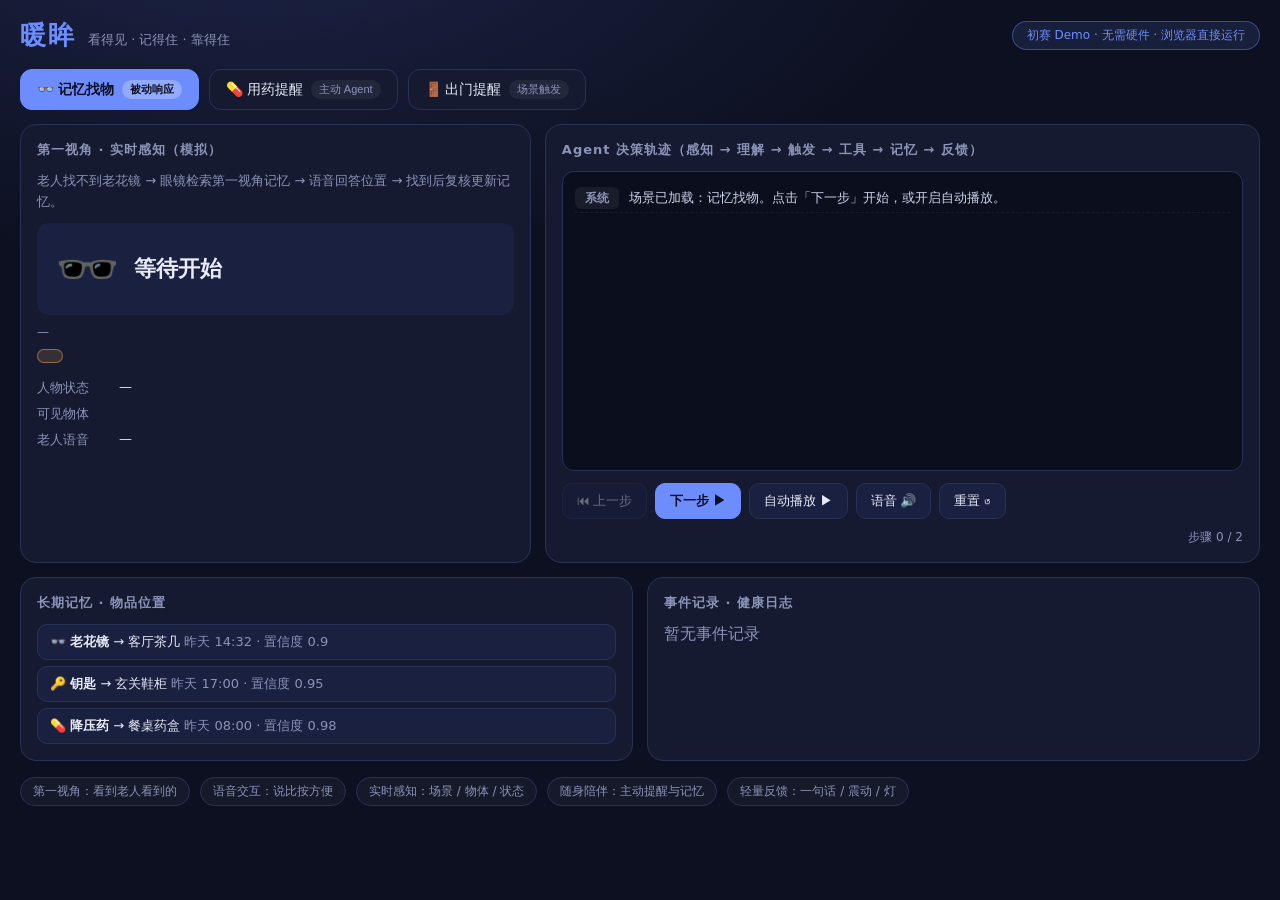
<file: web/index.html>
<!DOCTYPE html>
<html lang="zh-CN">
<head>
  <meta charset="UTF-8">
  <meta name="viewport" content="width=device-width, initial-scale=1.0">
  <title>暖眸 · 居家养老 AI 眼镜智能体 Demo</title>
  <link rel="stylesheet" href="css/style.css">
</head>
<body>

  <header class="topbar">
    <div class="brand">
      <span class="logo">暖眸</span>
      <span class="tagline">看得见 · 记得住 · 靠得住</span>
    </div>
    <div class="badge">初赛 Demo · 无需硬件 · 浏览器直接运行</div>
  </header>

  <nav class="tabs" id="sceneTabs"></nav>

  <main class="layout">
    <section class="panel visual-panel">
      <div class="panel-title">第一视角 · 实时感知（模拟）</div>
      <div class="scene-intro" id="sceneIntro"></div>
      <div class="scene-stage">
        <div class="scene-icon" id="sceneIcon">🕶️</div>
        <div class="scene-name" id="sceneName">等待开始</div>
      </div>
      <div class="step-name" id="stepName">—</div>
      <div class="trigger-badge" id="triggerBadge" hidden></div>
      <div class="perception-line">
        <div class="kv"><span class="k">人物状态</span><span class="v" id="personState">—</span></div>
        <div class="kv"><span class="k">可见物体</span><span class="v chips" id="visibleChips"></span></div>
        <div class="kv"><span class="k">老人语音</span><span class="v" id="elderSpeech">—</span></div>
      </div>
      <div class="bubbles">
        <div class="bubble elder" id="elderBubble" hidden></div>
        <div class="bubble agent" id="agentBubble" hidden></div>
      </div>
    </section>

    <section class="panel log-panel">
      <div class="panel-title">Agent 决策轨迹（感知 → 理解 → 触发 → 工具 → 记忆 → 反馈）</div>
      <div class="trace" id="traceLog"></div>
      <div class="controls">
        <button id="btnPrev" title="上一步">⏮ 上一步</button>
        <button id="btnNext" class="primary">下一步 ▶</button>
        <button id="btnAuto">自动播放 ▶</button>
        <button id="btnTts">语音 🔊</button>
        <button id="btnReset">重置 ↺</button>
      </div>
      <div class="step-indicator" id="stepIndicator"></div>
    </section>
  </main>

  <section class="memory-wrap">
    <div class="panel memory-panel">
      <div class="panel-title">长期记忆 · 物品位置</div>
      <div id="memoryItems" class="memory-list"></div>
    </div>
    <div class="panel memory-panel">
      <div class="panel-title">事件记录 · 健康日志</div>
      <div id="memoryEvents" class="memory-list"></div>
    </div>
  </section>

  <footer class="points">
    <span>第一视角：看到老人看到的</span>
    <span>语音交互：说比按方便</span>
    <span>实时感知：场景 / 物体 / 状态</span>
    <span>随身陪伴：主动提醒与记忆</span>
    <span>轻量反馈：一句话 / 震动 / 灯</span>
  </footer>

  <script src="js/agent.js"></script>
  <script src="js/scenes.js"></script>
  <script src="js/app.js"></script>
</body>
</html>
</file>
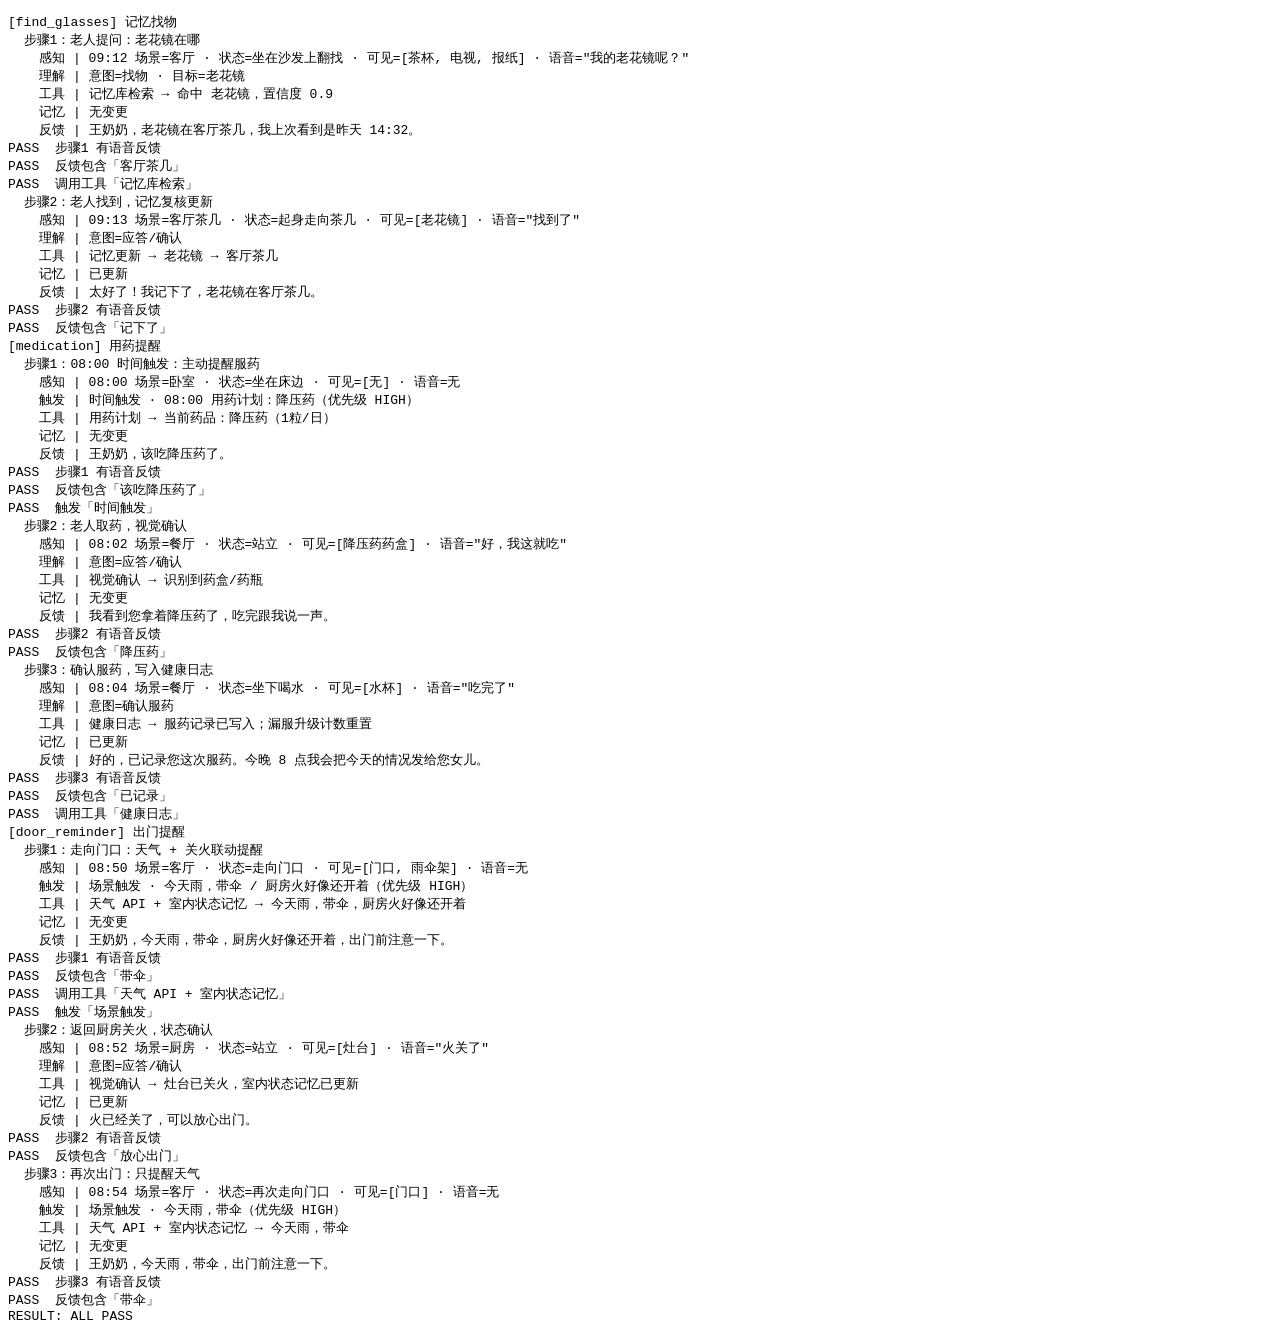
<file: web/tests/agent_check.html>
<!DOCTYPE html>
<html lang="zh-CN">
<head>
  <meta charset="UTF-8">
  <title>暖眸 Agent 逻辑校验（浏览器版）</title>
</head>
<body>
  <pre id="result">running...</pre>
  <script src="../js/agent.js"></script>
  <script src="../js/scenes.js"></script>
  <script>
    (function () {
      let failures = 0;
      const lines = [];
      function assert(cond, msg) {
        lines.push((cond ? 'PASS  ' : 'FAIL  ') + msg);
        if (!cond) failures++;
      }

      SCENES.forEach(scene => {
        lines.push('[' + scene.id + '] ' + scene.name);
        const memory = new MemoryStore(scene.initialMemory);
        const agent = new WarmEyeAgent(memory, '王奶奶', '暖眸', scene.context);
        scene.steps.forEach((step, i) => {
          const r = agent.tick(step.perception);
          const text = r.feedback && r.feedback.text ? r.feedback.text : '';
          lines.push('  步骤' + (i + 1) + '：' + step.name);
          r.trace.forEach(t => lines.push('    ' + t.label + ' | ' + t.text));
          assert(text.length > 0, '步骤' + (i + 1) + ' 有语音反馈');
          const exp = step.expect || {};
          if (exp.feedback_contains) assert(text.includes(exp.feedback_contains), '反馈包含「' + exp.feedback_contains + '」');
          if (exp.tool) assert(r.trace.some(t => t.kind === 'tool' && t.text.includes(exp.tool)), '调用工具「' + exp.tool + '」');
          if (exp.trigger) assert(r.trace.some(t => t.kind === 'trigger' && t.text.includes(exp.trigger)), '触发「' + exp.trigger + '」');
        });
      });

      lines.push(failures ? 'RESULT: FAIL ' + failures : 'RESULT: ALL PASS');
      document.getElementById('result').textContent = lines.join('\n');
    })();
  </script>
</body>
</html>
</file>
<file: web/css/style.css>
:root {
  --bg: #0d1020;
  --panel: #151a30;
  --panel-2: #1a2040;
  --border: #2a3157;
  --text: #e8eaf6;
  --muted: #8b93b8;
  --accent: #6d8dff;
  --amber: #ffb454;
  --green: #57d9a3;
  --red: #ff6b81;
  --per: #5ab0ff;
  --int: #b78bff;
  --trg: #ffb454;
  --tool: #57d9a3;
  --mem: #ffd166;
  --fb: #ff8f6b;
}

* { box-sizing: border-box; margin: 0; padding: 0; }

html, body { min-height: 100vh; }

body {
  background: radial-gradient(1200px 600px at 20% -10%, #1c2447 0%, var(--bg) 60%);
  color: var(--text);
  font-family: "Microsoft YaHei", "PingFang SC", "Noto Sans SC", system-ui, sans-serif;
  padding: 18px 20px 28px;
}

.topbar { display: flex; justify-content: space-between; align-items: center; flex-wrap: wrap; gap: 10px; margin-bottom: 16px; }
.brand { display: flex; align-items: baseline; gap: 12px; }
.logo { font-size: 26px; font-weight: 800; color: var(--accent); letter-spacing: 2px; }
.tagline { color: var(--muted); font-size: 13px; }
.badge {
  background: rgba(109, 141, 255, 0.12);
  border: 1px solid rgba(109, 141, 255, 0.4);
  color: var(--accent);
  border-radius: 999px;
  padding: 5px 14px;
  font-size: 12px;
}

.tabs { display: flex; gap: 10px; flex-wrap: wrap; margin-bottom: 14px; }
.scene-tab {
  background: var(--panel);
  color: var(--text);
  border: 1px solid var(--border);
  border-radius: 12px;
  padding: 10px 16px;
  cursor: pointer;
  font-size: 14px;
  display: flex;
  align-items: center;
  gap: 8px;
  transition: border-color 0.15s, background 0.15s;
}
.scene-tab em {
  font-style: normal;
  font-size: 11px;
  color: var(--muted);
  background: rgba(255, 255, 255, 0.06);
  padding: 2px 8px;
  border-radius: 999px;
}
.scene-tab:hover { border-color: var(--accent); }
.scene-tab.active { background: var(--accent); border-color: var(--accent); color: #0d1020; font-weight: 700; }
.scene-tab.active em { color: #0d1020; background: rgba(255, 255, 255, 0.25); }

.layout { display: grid; grid-template-columns: minmax(320px, 5fr) minmax(420px, 7fr); gap: 14px; }

.panel {
  background: var(--panel);
  border: 1px solid var(--border);
  border-radius: 16px;
  padding: 16px;
}
.panel-title { font-size: 13px; color: var(--muted); letter-spacing: 1px; margin-bottom: 12px; font-weight: 600; }

.scene-intro { font-size: 13px; color: var(--muted); line-height: 1.6; margin-bottom: 10px; }

.scene-stage {
  display: flex;
  align-items: center;
  gap: 14px;
  background: var(--panel-2);
  border-radius: 12px;
  padding: 18px;
  margin-bottom: 10px;
  min-height: 92px;
}
.scene-icon { font-size: 52px; line-height: 1; }
.scene-name { font-size: 22px; font-weight: 700; }

.step-name { font-size: 12px; color: var(--muted); margin-bottom: 10px; }

.trigger-badge {
  display: inline-block;
  background: rgba(255, 180, 84, 0.14);
  color: var(--amber);
  border: 1px solid rgba(255, 180, 84, 0.45);
  border-radius: 10px;
  padding: 6px 12px;
  font-size: 13px;
  margin-bottom: 12px;
}

.perception-line { display: flex; flex-direction: column; gap: 8px; margin-bottom: 12px; }
.kv { display: flex; gap: 10px; font-size: 13px; }
.kv .k { color: var(--muted); flex: 0 0 72px; }
.v { flex: 1; }
.chips { display: flex; flex-wrap: wrap; gap: 6px; }
.chip {
  background: rgba(90, 176, 255, 0.12);
  border: 1px solid rgba(90, 176, 255, 0.35);
  color: var(--per);
  border-radius: 999px;
  padding: 2px 10px;
  font-size: 12px;
}
.muted { color: var(--muted); }

.bubbles { display: flex; flex-direction: column; gap: 10px; }
.bubble {
  border-radius: 14px;
  padding: 10px 14px;
  font-size: 14px;
  max-width: 88%;
  animation: pop 0.25s ease;
}
.bubble.elder { align-self: flex-start; background: rgba(255, 255, 255, 0.08); border: 1px solid var(--border); }
.bubble.agent {
  align-self: flex-end;
  background: rgba(109, 141, 255, 0.16);
  border: 1px solid rgba(109, 141, 255, 0.5);
  color: #c9d4ff;
}

@keyframes pop {
  from { opacity: 0; transform: translateY(6px); }
  to { opacity: 1; transform: none; }
}

.log-panel { display: flex; flex-direction: column; }
.trace {
  flex: 1;
  overflow-y: auto;
  background: #0b0e1c;
  border: 1px solid var(--border);
  border-radius: 12px;
  padding: 12px;
  min-height: 300px;
  max-height: 470px;
  font-family: Consolas, "Cascadia Mono", "Microsoft YaHei", monospace;
  font-size: 13px;
  line-height: 1.7;
}
.entry { display: flex; gap: 10px; padding: 3px 0; border-bottom: 1px dashed rgba(255, 255, 255, 0.05); }
.entry .label {
  flex: 0 0 44px;
  font-weight: 700;
  text-align: center;
  border-radius: 6px;
  font-size: 12px;
  height: fit-content;
  padding: 1px 0;
}
.entry .text { flex: 1; color: #cdd3ec; word-break: break-all; }
.entry.perception .label { color: var(--per); background: rgba(90, 176, 255, 0.12); }
.entry.intent .label { color: var(--int); background: rgba(183, 139, 255, 0.12); }
.entry.trigger .label { color: var(--trg); background: rgba(255, 180, 84, 0.12); }
.entry.tool .label { color: var(--tool); background: rgba(87, 217, 163, 0.12); }
.entry.memory .label { color: var(--mem); background: rgba(255, 209, 102, 0.12); }
.entry.feedback .label { color: var(--fb); background: rgba(255, 143, 107, 0.12); }
.entry.info .label { color: var(--muted); background: rgba(255, 255, 255, 0.06); }
.entry.feedback .text { color: #ffd9c9; font-weight: 600; }

.controls { display: flex; flex-wrap: wrap; gap: 8px; margin-top: 12px; }
.controls button {
  background: var(--panel-2);
  color: var(--text);
  border: 1px solid var(--border);
  border-radius: 10px;
  padding: 8px 14px;
  cursor: pointer;
  font-size: 13px;
  transition: border-color 0.15s, background 0.15s;
}
.controls button:hover:not(:disabled) { border-color: var(--accent); }
.controls button:disabled { opacity: 0.4; cursor: not-allowed; }
.controls button.primary { background: var(--accent); color: #0d1020; font-weight: 700; border-color: var(--accent); }
.controls button.active { background: rgba(255, 180, 84, 0.2); border-color: var(--amber); color: var(--amber); }
.step-indicator { margin-top: 10px; font-size: 12px; color: var(--muted); text-align: right; }

.memory-wrap { display: grid; grid-template-columns: 1fr 1fr; gap: 14px; margin-top: 14px; }
.memory-list { display: flex; flex-direction: column; gap: 6px; max-height: 190px; overflow-y: auto; }
.mem-item {
  background: var(--panel-2);
  border: 1px solid var(--border);
  border-radius: 10px;
  padding: 8px 12px;
  font-size: 13px;
}

.points { display: flex; flex-wrap: wrap; gap: 10px; margin-top: 16px; }
.points span {
  font-size: 12px;
  color: var(--muted);
  background: rgba(255, 255, 255, 0.04);
  border: 1px solid var(--border);
  padding: 5px 12px;
  border-radius: 999px;
}

@media (max-width: 900px) {
  .layout { grid-template-columns: 1fr; }
  .memory-wrap { grid-template-columns: 1fr; }
  .trace { max-height: 320px; }
}
</file>
